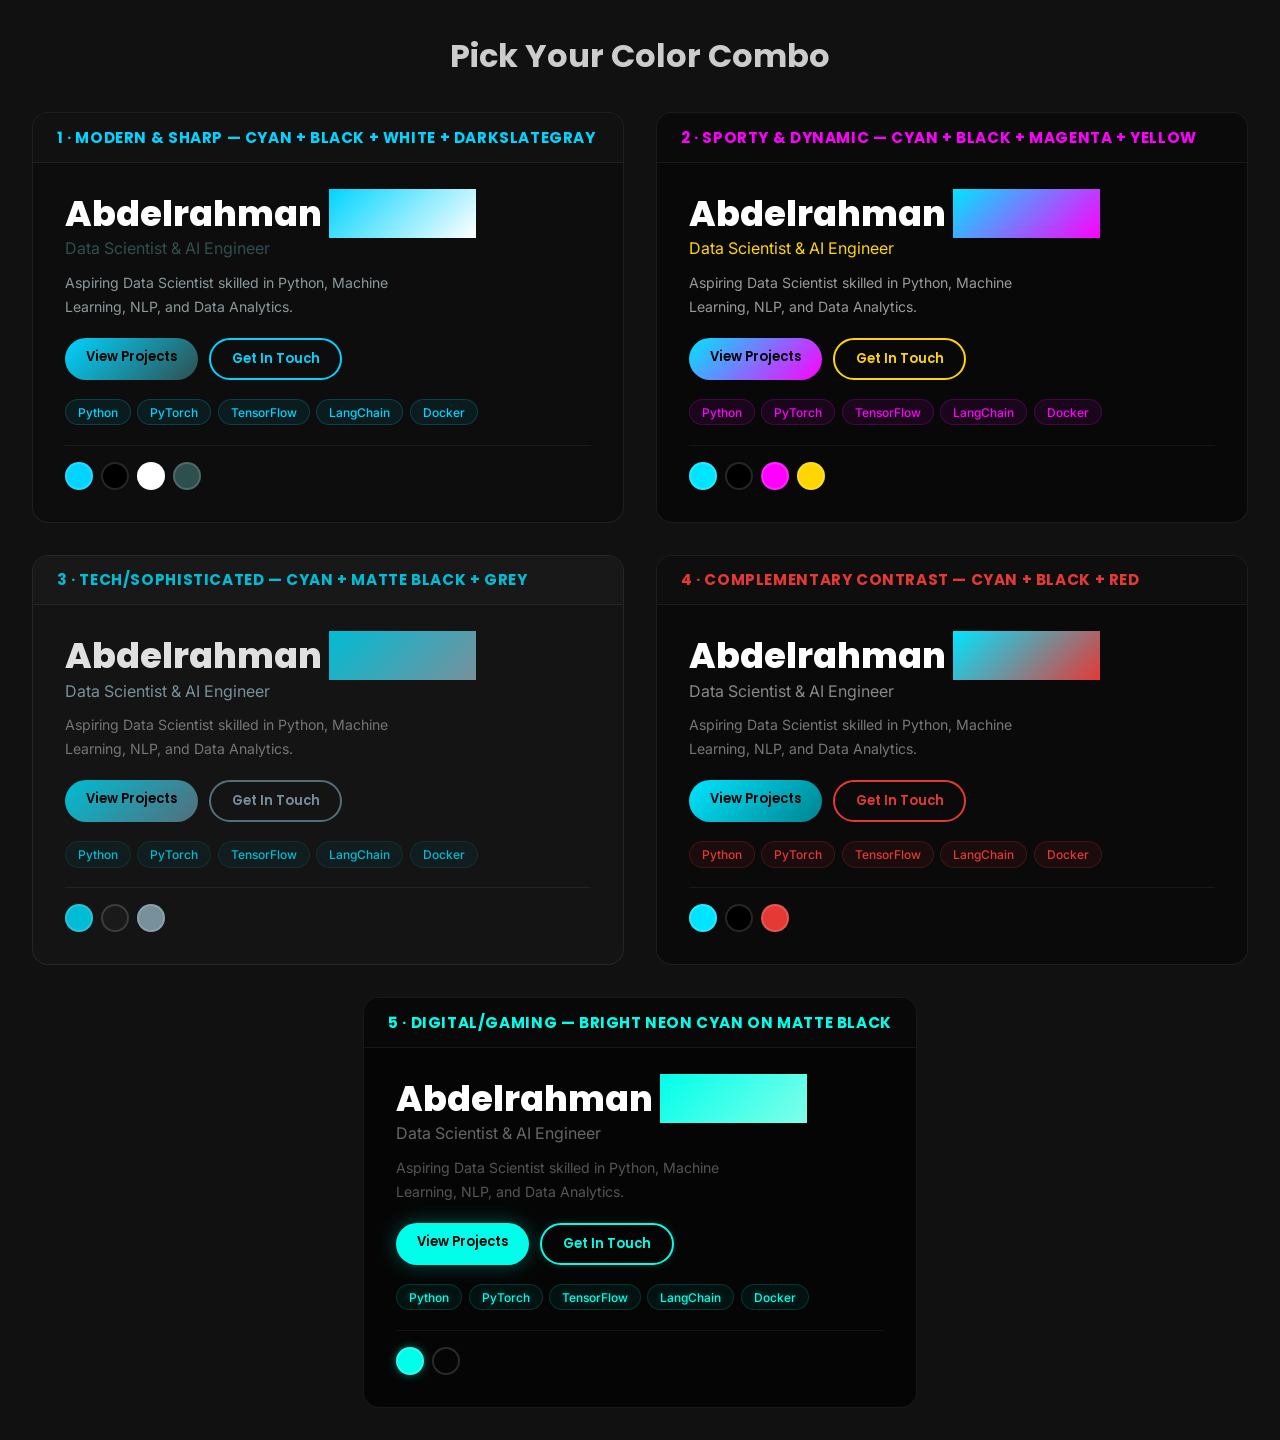
<file: color-preview.html>
<!doctype html>
<html lang="en">
  <head>
    <meta charset="UTF-8" />
    <meta name="viewport" content="width=device-width, initial-scale=1.0" />
    <title>Color Combo Preview</title>
    <link
      href="https://fonts.googleapis.com/css2?family=Poppins:wght@400;600;700;800&family=Inter:wght@300;400;500;600&display=swap"
      rel="stylesheet"
    />
    <style>
      *,
      *::before,
      *::after {
        margin: 0;
        padding: 0;
        box-sizing: border-box;
      }
      body {
        font-family: "Inter", sans-serif;
        background: #111;
        color: #fff;
        padding: 2rem;
      }
      h1 {
        text-align: center;
        font-family: "Poppins", sans-serif;
        font-size: 2rem;
        margin-bottom: 2rem;
        color: #ccc;
      }
      .grid {
        display: grid;
        grid-template-columns: 1fr 1fr;
        gap: 2rem;
        max-width: 1400px;
        margin: 0 auto;
      }

      .combo {
        border-radius: 16px;
        overflow: hidden;
        border: 1px solid rgba(255, 255, 255, 0.08);
        transition:
          transform 0.3s,
          box-shadow 0.3s;
      }
      .combo:hover {
        transform: translateY(-4px);
        box-shadow: 0 8px 40px rgba(0, 0, 0, 0.5);
      }
      .combo:last-child {
        grid-column: 1 / -1;
        max-width: 680px;
        justify-self: center;
      }

      .combo-label {
        padding: 0.8rem 1.5rem;
        font-family: "Poppins", sans-serif;
        font-weight: 700;
        font-size: 0.95rem;
        letter-spacing: 0.04em;
        text-transform: uppercase;
        border-bottom: 1px solid rgba(255, 255, 255, 0.06);
      }

      .combo-body {
        padding: 2rem;
      }

      .combo-name {
        font-family: "Poppins", sans-serif;
        font-size: 2.2rem;
        font-weight: 800;
        line-height: 1.1;
        margin-bottom: 0.3rem;
      }
      .combo-span {
        -webkit-background-clip: text;
        -webkit-text-fill-color: transparent;
        background-clip: text;
      }

      .combo-title {
        font-size: 1rem;
        margin-bottom: 0.8rem;
      }
      .combo-bio {
        font-size: 0.88rem;
        line-height: 1.7;
        margin-bottom: 1.2rem;
        max-width: 360px;
      }

      .combo-btns {
        display: flex;
        gap: 0.7rem;
        margin-bottom: 1.2rem;
        flex-wrap: wrap;
      }
      .combo-btn {
        display: inline-block;
        padding: 0.55rem 1.3rem;
        border-radius: 999px;
        font-family: "Poppins", sans-serif;
        font-weight: 600;
        font-size: 0.82rem;
        text-decoration: none;
        transition: transform 0.2s;
      }
      .combo-btn:hover {
        transform: translateY(-2px);
      }

      .combo-badges {
        display: flex;
        flex-wrap: wrap;
        gap: 0.4rem;
      }
      .combo-badge {
        padding: 0.3rem 0.75rem;
        border-radius: 999px;
        font-size: 0.75rem;
        font-weight: 500;
        backdrop-filter: blur(8px);
      }

      .swatches {
        display: flex;
        gap: 0.5rem;
        margin-top: 1.2rem;
        padding-top: 1rem;
        border-top: 1px solid rgba(255, 255, 255, 0.06);
      }
      .swatch {
        width: 28px;
        height: 28px;
        border-radius: 50%;
        border: 2px solid rgba(255, 255, 255, 0.15);
      }

      /* ───── 1. Modern & Sharp ───── */
      .c1 {
        background: #0d0d0d;
      }
      .c1 .combo-label {
        background: #111;
        color: #00d4ff;
      }
      .c1 .combo-name {
        color: #fff;
      }
      .c1 .combo-span {
        background: linear-gradient(135deg, #00d4ff, #fff);
      }
      .c1 .combo-title {
        color: #2f4f4f;
      }
      .c1 .combo-bio {
        color: #8a9a9a;
      }
      .c1 .combo-btn.primary {
        background: linear-gradient(135deg, #00d4ff, #2f4f4f);
        color: #000;
      }
      .c1 .combo-btn.outline {
        border: 2px solid #00d4ff;
        color: #00d4ff;
        background: transparent;
      }
      .c1 .combo-badge {
        background: rgba(0, 212, 255, 0.08);
        border: 1px solid rgba(0, 212, 255, 0.2);
        color: #00d4ff;
      }

      /* ───── 2. Sporty & Dynamic ───── */
      .c2 {
        background: #080808;
      }
      .c2 .combo-label {
        background: #0a0a0a;
        color: #ff00ff;
      }
      .c2 .combo-name {
        color: #fff;
      }
      .c2 .combo-span {
        background: linear-gradient(135deg, #00e5ff, #ff00ff);
      }
      .c2 .combo-title {
        color: #ffd600;
      }
      .c2 .combo-bio {
        color: #999;
      }
      .c2 .combo-btn.primary {
        background: linear-gradient(135deg, #00e5ff, #ff00ff);
        color: #000;
      }
      .c2 .combo-btn.outline {
        border: 2px solid #ffd600;
        color: #ffd600;
        background: transparent;
      }
      .c2 .combo-badge {
        background: rgba(255, 0, 255, 0.08);
        border: 1px solid rgba(255, 0, 255, 0.2);
        color: #ff00ff;
      }

      /* ───── 3. Tech/Sophisticated ───── */
      .c3 {
        background: #141414;
      }
      .c3 .combo-label {
        background: #181818;
        color: #00bcd4;
      }
      .c3 .combo-name {
        color: #e0e0e0;
      }
      .c3 .combo-span {
        background: linear-gradient(135deg, #00bcd4, #78909c);
      }
      .c3 .combo-title {
        color: #78909c;
      }
      .c3 .combo-bio {
        color: #757575;
      }
      .c3 .combo-btn.primary {
        background: linear-gradient(135deg, #00bcd4, #546e7a);
        color: #000;
      }
      .c3 .combo-btn.outline {
        border: 2px solid #546e7a;
        color: #78909c;
        background: transparent;
      }
      .c3 .combo-badge {
        background: rgba(0, 188, 212, 0.06);
        border: 1px solid rgba(0, 188, 212, 0.12);
        color: #00bcd4;
      }

      /* ───── 4. Complementary Contrast ───── */
      .c4 {
        background: #0a0a0a;
      }
      .c4 .combo-label {
        background: #0e0e0e;
        color: #e53935;
      }
      .c4 .combo-name {
        color: #fff;
      }
      .c4 .combo-span {
        background: linear-gradient(135deg, #00e5ff, #e53935);
      }
      .c4 .combo-title {
        color: #888;
      }
      .c4 .combo-bio {
        color: #777;
      }
      .c4 .combo-btn.primary {
        background: linear-gradient(135deg, #00e5ff, #00838f);
        color: #000;
      }
      .c4 .combo-btn.outline {
        border: 2px solid #e53935;
        color: #e53935;
        background: transparent;
      }
      .c4 .combo-badge {
        background: rgba(229, 57, 53, 0.08);
        border: 1px solid rgba(229, 57, 53, 0.2);
        color: #e53935;
      }

      /* ───── 5. Digital/Gaming ───── */
      .c5 {
        background: #050505;
      }
      .c5 .combo-label {
        background: #080808;
        color: #00ffea;
      }
      .c5 .combo-name {
        color: #fff;
      }
      .c5 .combo-span {
        background: linear-gradient(135deg, #00ffea, #80ffea);
      }
      .c5 .combo-title {
        color: #666;
      }
      .c5 .combo-bio {
        color: #555;
      }
      .c5 .combo-btn.primary {
        background: #00ffea;
        color: #000;
        box-shadow: 0 0 20px rgba(0, 255, 234, 0.3);
      }
      .c5 .combo-btn.outline {
        border: 2px solid #00ffea;
        color: #00ffea;
        background: transparent;
        box-shadow: 0 0 10px rgba(0, 255, 234, 0.15);
      }
      .c5 .combo-badge {
        background: rgba(0, 255, 234, 0.06);
        border: 1px solid rgba(0, 255, 234, 0.15);
        color: #00ffea;
        text-shadow: 0 0 6px rgba(0, 255, 234, 0.3);
      }

      @media (max-width: 800px) {
        .grid {
          grid-template-columns: 1fr;
        }
        .combo:last-child {
          max-width: none;
        }
      }
    </style>
  </head>
  <body>
    <h1>Pick Your Color Combo</h1>
    <div class="grid">
      <!-- 1. Modern & Sharp -->
      <div class="combo c1">
        <div class="combo-label">
          1 · Modern & Sharp — Cyan + Black + White + Darkslategray
        </div>
        <div class="combo-body">
          <div class="combo-name">
            Abdelrahman <span class="combo-span">Kanakri</span>
          </div>
          <div class="combo-title">Data Scientist & AI Engineer</div>
          <p class="combo-bio">
            Aspiring Data Scientist skilled in Python, Machine Learning, NLP,
            and Data Analytics.
          </p>
          <div class="combo-btns">
            <span class="combo-btn primary">View Projects</span>
            <span class="combo-btn outline">Get In Touch</span>
          </div>
          <div class="combo-badges">
            <span class="combo-badge">Python</span>
            <span class="combo-badge">PyTorch</span>
            <span class="combo-badge">TensorFlow</span>
            <span class="combo-badge">LangChain</span>
            <span class="combo-badge">Docker</span>
          </div>
          <div class="swatches">
            <div class="swatch" style="background: #00d4ff" title="Cyan"></div>
            <div class="swatch" style="background: #000" title="Black"></div>
            <div class="swatch" style="background: #fff" title="White"></div>
            <div
              class="swatch"
              style="background: #2f4f4f"
              title="Darkslategray"
            ></div>
          </div>
        </div>
      </div>

      <!-- 2. Sporty & Dynamic -->
      <div class="combo c2">
        <div class="combo-label">
          2 · Sporty & Dynamic — Cyan + Black + Magenta + Yellow
        </div>
        <div class="combo-body">
          <div class="combo-name">
            Abdelrahman <span class="combo-span">Kanakri</span>
          </div>
          <div class="combo-title">Data Scientist & AI Engineer</div>
          <p class="combo-bio">
            Aspiring Data Scientist skilled in Python, Machine Learning, NLP,
            and Data Analytics.
          </p>
          <div class="combo-btns">
            <span class="combo-btn primary">View Projects</span>
            <span class="combo-btn outline">Get In Touch</span>
          </div>
          <div class="combo-badges">
            <span class="combo-badge">Python</span>
            <span class="combo-badge">PyTorch</span>
            <span class="combo-badge">TensorFlow</span>
            <span class="combo-badge">LangChain</span>
            <span class="combo-badge">Docker</span>
          </div>
          <div class="swatches">
            <div class="swatch" style="background: #00e5ff" title="Cyan"></div>
            <div class="swatch" style="background: #000" title="Black"></div>
            <div
              class="swatch"
              style="background: #ff00ff"
              title="Magenta"
            ></div>
            <div
              class="swatch"
              style="background: #ffd600"
              title="Yellow"
            ></div>
          </div>
        </div>
      </div>

      <!-- 3. Tech/Sophisticated -->
      <div class="combo c3">
        <div class="combo-label">
          3 · Tech/Sophisticated — Cyan + Matte Black + Grey
        </div>
        <div class="combo-body">
          <div class="combo-name">
            Abdelrahman <span class="combo-span">Kanakri</span>
          </div>
          <div class="combo-title">Data Scientist & AI Engineer</div>
          <p class="combo-bio">
            Aspiring Data Scientist skilled in Python, Machine Learning, NLP,
            and Data Analytics.
          </p>
          <div class="combo-btns">
            <span class="combo-btn primary">View Projects</span>
            <span class="combo-btn outline">Get In Touch</span>
          </div>
          <div class="combo-badges">
            <span class="combo-badge">Python</span>
            <span class="combo-badge">PyTorch</span>
            <span class="combo-badge">TensorFlow</span>
            <span class="combo-badge">LangChain</span>
            <span class="combo-badge">Docker</span>
          </div>
          <div class="swatches">
            <div class="swatch" style="background: #00bcd4" title="Cyan"></div>
            <div
              class="swatch"
              style="background: #1a1a1a"
              title="Matte Black"
            ></div>
            <div class="swatch" style="background: #78909c" title="Grey"></div>
          </div>
        </div>
      </div>

      <!-- 4. Complementary Contrast -->
      <div class="combo c4">
        <div class="combo-label">
          4 · Complementary Contrast — Cyan + Black + Red
        </div>
        <div class="combo-body">
          <div class="combo-name">
            Abdelrahman <span class="combo-span">Kanakri</span>
          </div>
          <div class="combo-title">Data Scientist & AI Engineer</div>
          <p class="combo-bio">
            Aspiring Data Scientist skilled in Python, Machine Learning, NLP,
            and Data Analytics.
          </p>
          <div class="combo-btns">
            <span class="combo-btn primary">View Projects</span>
            <span class="combo-btn outline">Get In Touch</span>
          </div>
          <div class="combo-badges">
            <span class="combo-badge">Python</span>
            <span class="combo-badge">PyTorch</span>
            <span class="combo-badge">TensorFlow</span>
            <span class="combo-badge">LangChain</span>
            <span class="combo-badge">Docker</span>
          </div>
          <div class="swatches">
            <div class="swatch" style="background: #00e5ff" title="Cyan"></div>
            <div class="swatch" style="background: #000" title="Black"></div>
            <div class="swatch" style="background: #e53935" title="Red"></div>
          </div>
        </div>
      </div>

      <!-- 5. Digital/Gaming -->
      <div class="combo c5">
        <div class="combo-label">
          5 · Digital/Gaming — Bright Neon Cyan on Matte Black
        </div>
        <div class="combo-body">
          <div class="combo-name">
            Abdelrahman <span class="combo-span">Kanakri</span>
          </div>
          <div class="combo-title">Data Scientist & AI Engineer</div>
          <p class="combo-bio">
            Aspiring Data Scientist skilled in Python, Machine Learning, NLP,
            and Data Analytics.
          </p>
          <div class="combo-btns">
            <span class="combo-btn primary">View Projects</span>
            <span class="combo-btn outline">Get In Touch</span>
          </div>
          <div class="combo-badges">
            <span class="combo-badge">Python</span>
            <span class="combo-badge">PyTorch</span>
            <span class="combo-badge">TensorFlow</span>
            <span class="combo-badge">LangChain</span>
            <span class="combo-badge">Docker</span>
          </div>
          <div class="swatches">
            <div
              class="swatch"
              style="
                background: #00ffea;
                box-shadow: 0 0 10px rgba(0, 255, 234, 0.4);
              "
              title="Neon Cyan"
            ></div>
            <div
              class="swatch"
              style="background: #050505"
              title="Matte Black"
            ></div>
          </div>
        </div>
      </div>
    </div>
  </body>
</html>
</file>
